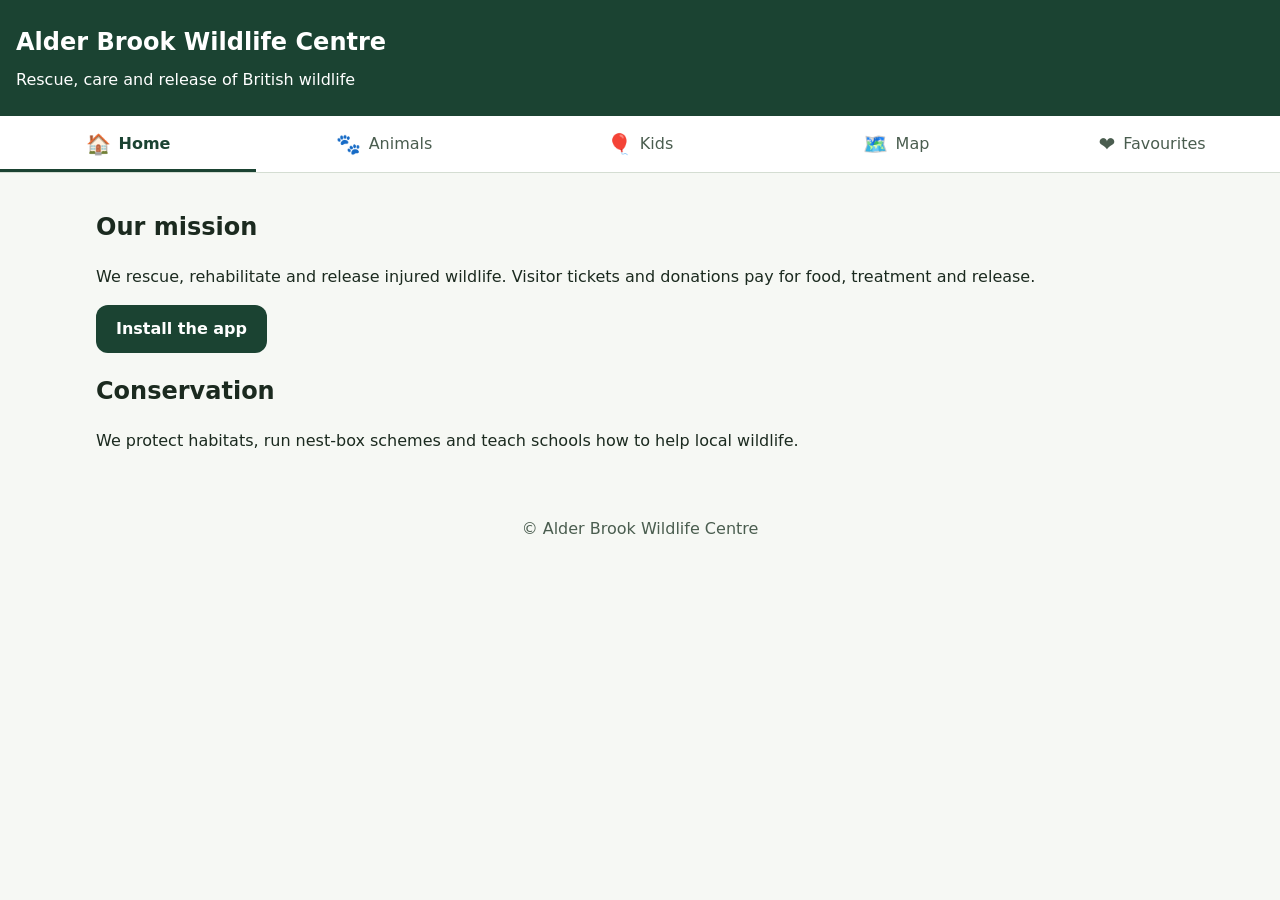
<file: index.html>
<!DOCTYPE html>
<html lang="en">
<head>
  <meta charset="UTF-8">
  <meta name="viewport" content="width=device-width, initial-scale=1, viewport-fit=cover">
  <meta name="description" content="Alder Brook Wildlife Centre: British wildlife, rescue and conservation">
  <meta name="color-scheme" content="light dark">
  <meta name="theme-color" content="#1b4332">
  <title>Home – Alder Brook</title>
  <link rel="manifest" href="manifest.json">
  <link rel="icon" href="icon-192.png">
  <link rel="apple-touch-icon" href="icon-192.png">
  <link rel="stylesheet" href="css/style.css">
</head>
<body data-page="home">
  <header class="site-header">
    <h1>Alder Brook Wildlife Centre</h1>
    <p>Rescue, care and release of British wildlife</p>
  </header>

  <nav class="main-nav" aria-label="Main">
    <a href="index.html" aria-current="page"><span class="icon" aria-hidden="true">🏠</span><span>Home</span></a>
    <a href="animals.html"><span class="icon" aria-hidden="true">🐾</span><span>Animals</span></a>
    <a href="kids.html"><span class="icon" aria-hidden="true">🎈</span><span>Kids</span></a>
    <a href="map.html"><span class="icon" aria-hidden="true">🗺️</span><span>Map</span></a>
    <a href="favourites.html"><span class="icon" aria-hidden="true">❤️</span><span>Favourites</span></a>
  </nav>

  <main>
    <section>
      <h2>Our mission</h2>
      <p>We rescue, rehabilitate and release injured wildlife. Visitor tickets and donations pay for food, treatment and release.</p>
      <button class="btn" id="install-btn" hidden>Install the app</button>
    </section>
    <section>
      <h2>Conservation</h2>
      <p>We protect habitats, run nest-box schemes and teach schools how to help local wildlife.</p>
    </section>
  </main>

  <footer class="site-footer"><p>© Alder Brook Wildlife Centre</p></footer>
  <script src="js/main.js" defer></script>
</body>
</html>
</file>
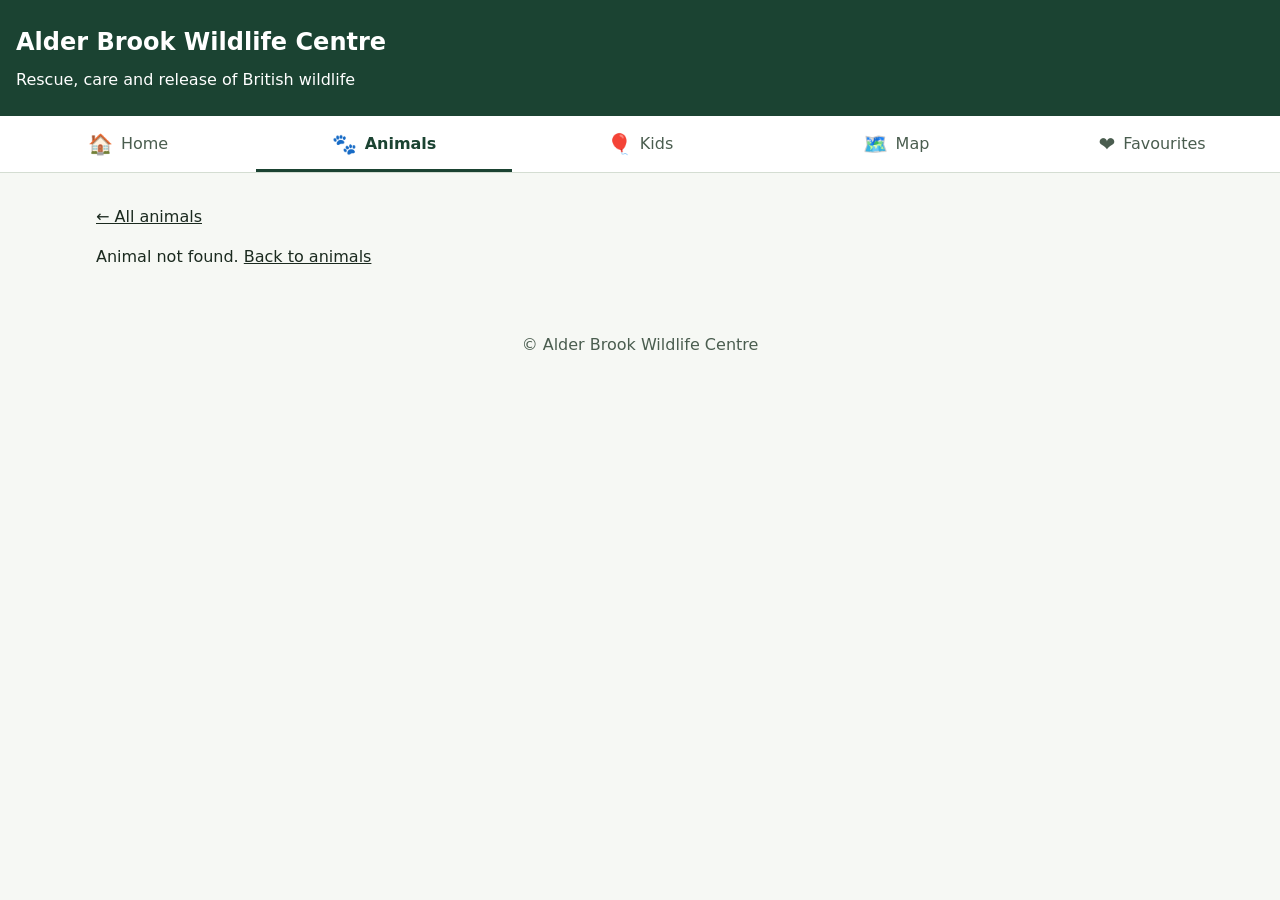
<file: animal-detail.html>
<!DOCTYPE html>
<html lang="en">
<head>
  <meta charset="UTF-8">
  <meta name="viewport" content="width=device-width, initial-scale=1, viewport-fit=cover">
  <meta name="description" content="Alder Brook Wildlife Centre: British wildlife, rescue and conservation">
  <meta name="color-scheme" content="light dark">
  <meta name="theme-color" content="#1b4332">
  <title>Animal – Alder Brook</title>
  <link rel="manifest" href="manifest.json">
  <link rel="icon" href="icon-192.png">
  <link rel="apple-touch-icon" href="icon-192.png">
  <link rel="stylesheet" href="css/style.css">
</head>
<body data-page="detail">
  <header class="site-header">
    <h1>Alder Brook Wildlife Centre</h1>
    <p>Rescue, care and release of British wildlife</p>
  </header>

  <nav class="main-nav" aria-label="Main">
    <a href="index.html"><span class="icon" aria-hidden="true">🏠</span><span>Home</span></a>
    <a href="animals.html" aria-current="page"><span class="icon" aria-hidden="true">🐾</span><span>Animals</span></a>
    <a href="kids.html"><span class="icon" aria-hidden="true">🎈</span><span>Kids</span></a>
    <a href="map.html"><span class="icon" aria-hidden="true">🗺️</span><span>Map</span></a>
    <a href="favourites.html"><span class="icon" aria-hidden="true">❤️</span><span>Favourites</span></a>
  </nav>

  <main>
    <p><a href="animals.html">← All animals</a></p>
    <div id="detail"></div>
  </main>

  <footer class="site-footer"><p>© Alder Brook Wildlife Centre</p></footer>
  <script src="js/main.js" defer></script>
</body>
</html>
</file>
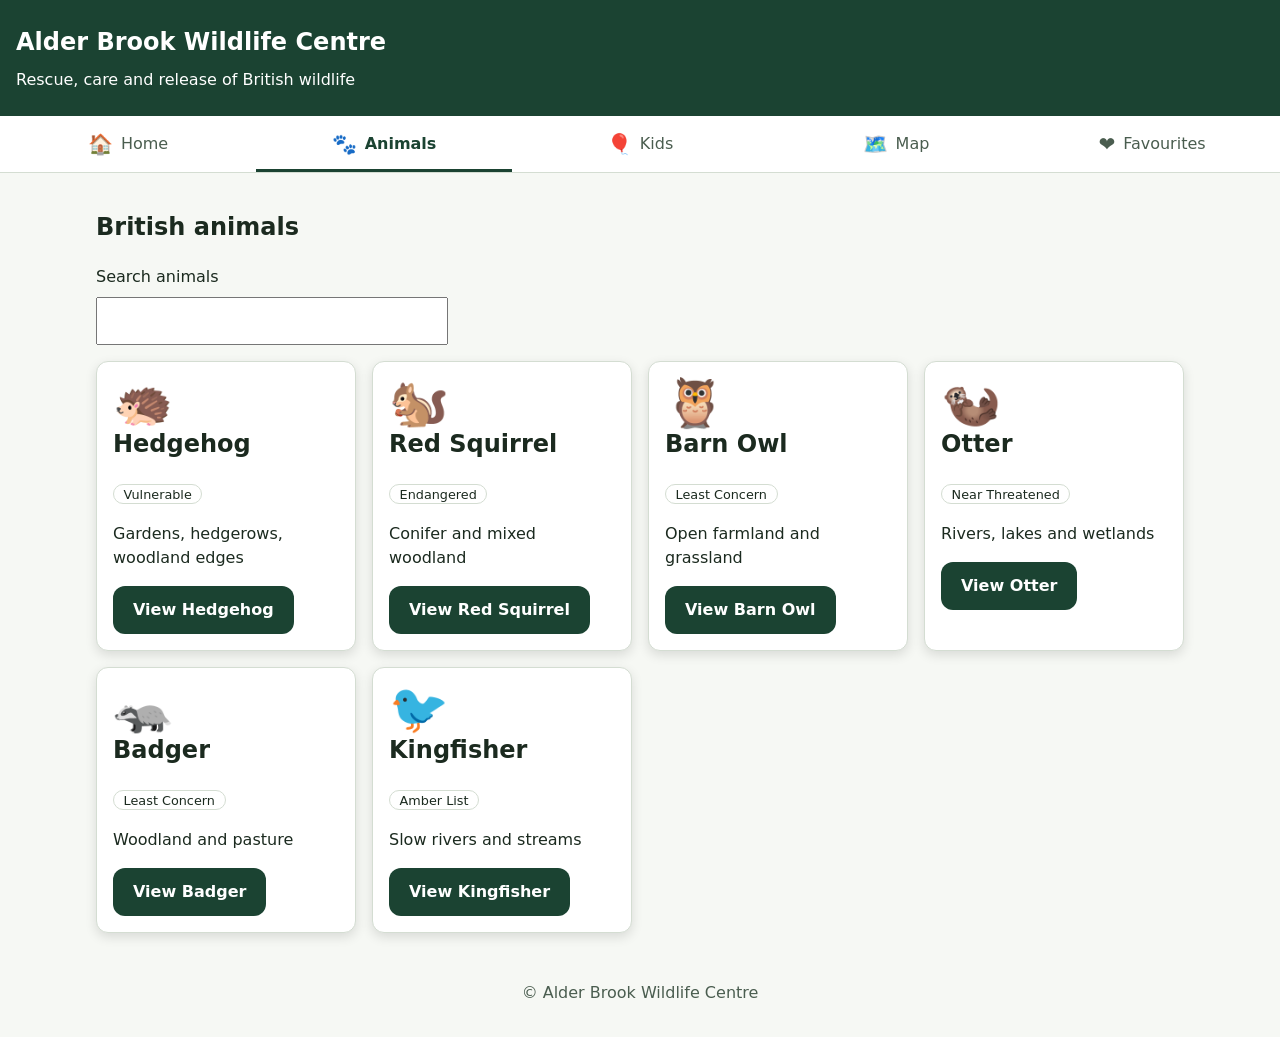
<file: animals.html>
<!DOCTYPE html>
<html lang="en">
<head>
  <meta charset="UTF-8">
  <meta name="viewport" content="width=device-width, initial-scale=1, viewport-fit=cover">
  <meta name="description" content="Alder Brook Wildlife Centre: British wildlife, rescue and conservation">
  <meta name="color-scheme" content="light dark">
  <meta name="theme-color" content="#1b4332">
  <title>Animals – Alder Brook</title>
  <link rel="manifest" href="manifest.json">
  <link rel="icon" href="icon-192.png">
  <link rel="apple-touch-icon" href="icon-192.png">
  <link rel="stylesheet" href="css/style.css">
</head>
<body data-page="animals">
  <header class="site-header">
    <h1>Alder Brook Wildlife Centre</h1>
    <p>Rescue, care and release of British wildlife</p>
  </header>

  <nav class="main-nav" aria-label="Main">
    <a href="index.html"><span class="icon" aria-hidden="true">🏠</span><span>Home</span></a>
    <a href="animals.html" aria-current="page"><span class="icon" aria-hidden="true">🐾</span><span>Animals</span></a>
    <a href="kids.html"><span class="icon" aria-hidden="true">🎈</span><span>Kids</span></a>
    <a href="map.html"><span class="icon" aria-hidden="true">🗺️</span><span>Map</span></a>
    <a href="favourites.html"><span class="icon" aria-hidden="true">❤️</span><span>Favourites</span></a>
  </nav>

  <main>
    <h2>British animals</h2>
    <label for="search">Search animals</label><br>
    <input class="search" id="search" type="search">
    <div class="card-grid" id="list"></div>
  </main>

  <footer class="site-footer"><p>© Alder Brook Wildlife Centre</p></footer>
  <script src="js/main.js" defer></script>
</body>
</html>
</file>
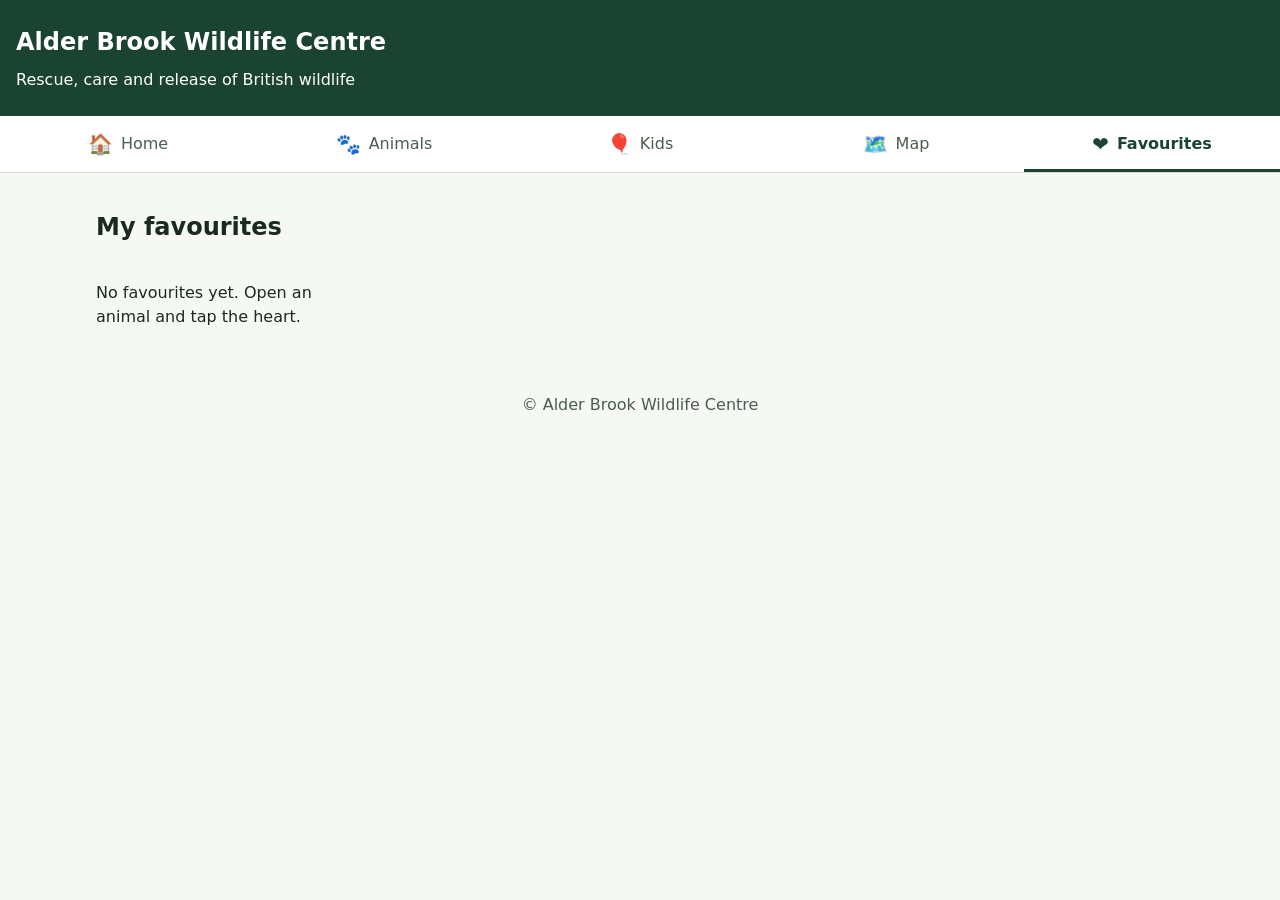
<file: favourites.html>
<!DOCTYPE html>
<html lang="en">
<head>
  <meta charset="UTF-8">
  <meta name="viewport" content="width=device-width, initial-scale=1, viewport-fit=cover">
  <meta name="description" content="Alder Brook Wildlife Centre: British wildlife, rescue and conservation">
  <meta name="color-scheme" content="light dark">
  <meta name="theme-color" content="#1b4332">
  <title>Favourites – Alder Brook</title>
  <link rel="manifest" href="manifest.json">
  <link rel="icon" href="icon-192.png">
  <link rel="apple-touch-icon" href="icon-192.png">
  <link rel="stylesheet" href="css/style.css">
</head>
<body data-page="favourites">
  <header class="site-header">
    <h1>Alder Brook Wildlife Centre</h1>
    <p>Rescue, care and release of British wildlife</p>
  </header>

  <nav class="main-nav" aria-label="Main">
    <a href="index.html"><span class="icon" aria-hidden="true">🏠</span><span>Home</span></a>
    <a href="animals.html"><span class="icon" aria-hidden="true">🐾</span><span>Animals</span></a>
    <a href="kids.html"><span class="icon" aria-hidden="true">🎈</span><span>Kids</span></a>
    <a href="map.html"><span class="icon" aria-hidden="true">🗺️</span><span>Map</span></a>
    <a href="favourites.html" aria-current="page"><span class="icon" aria-hidden="true">❤️</span><span>Favourites</span></a>
  </nav>

  <main>
    <h2>My favourites</h2>
    <div class="card-grid" id="list"></div>
  </main>

  <footer class="site-footer"><p>© Alder Brook Wildlife Centre</p></footer>
  <script src="js/main.js" defer></script>
</body>
</html>
</file>
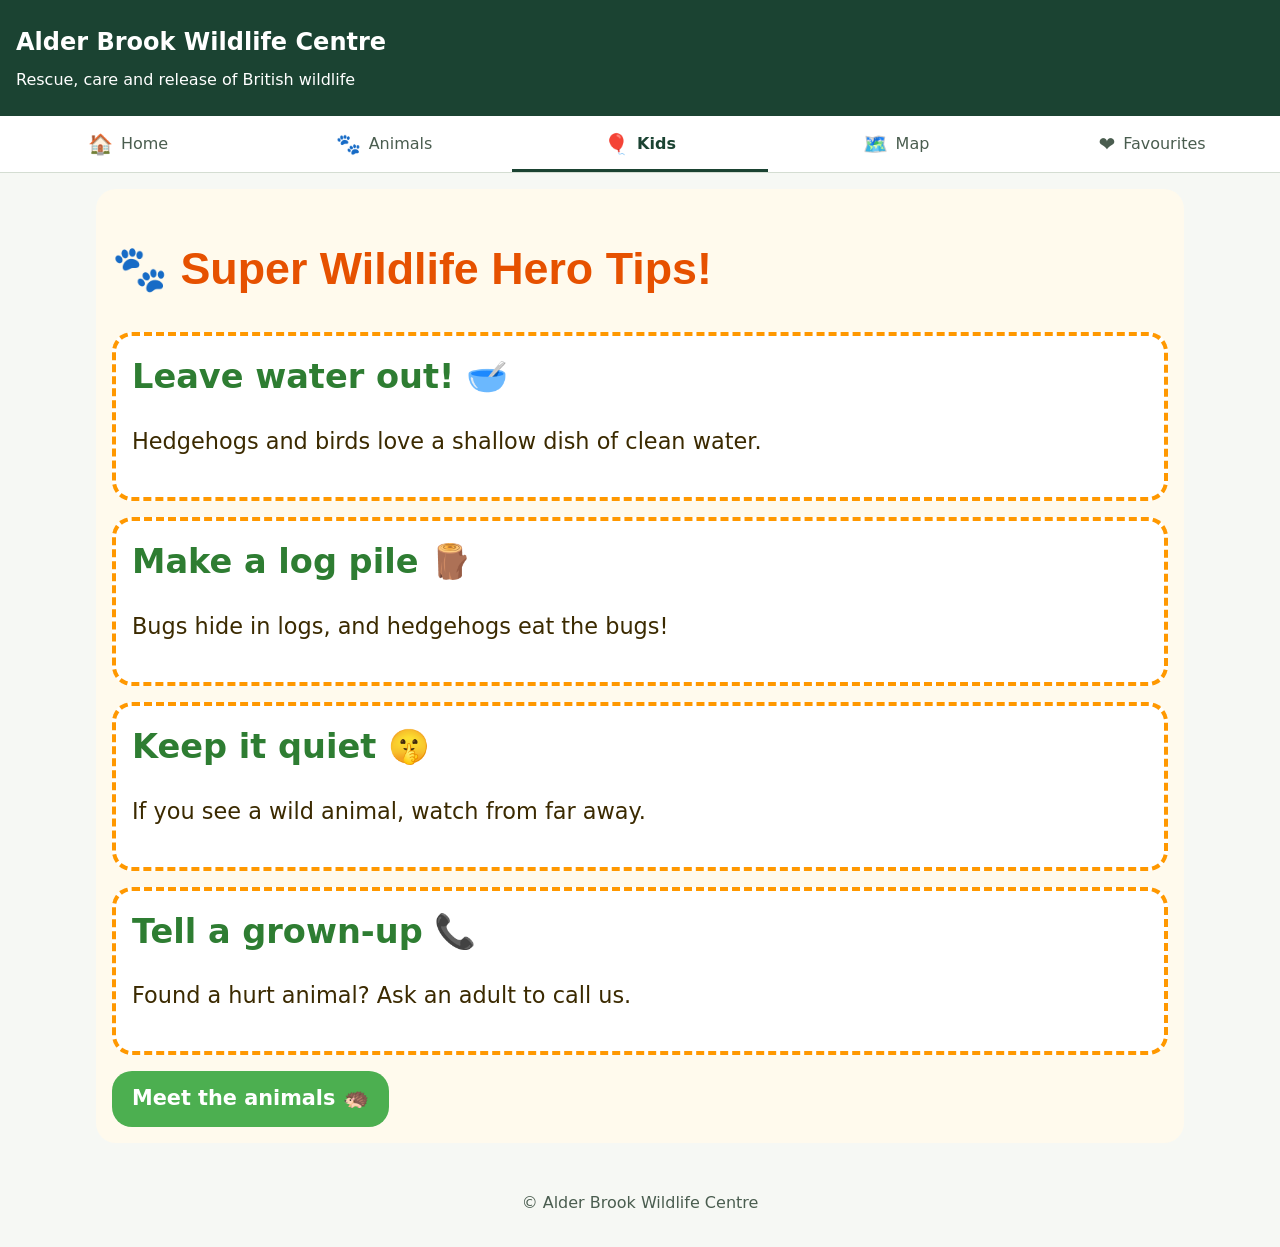
<file: kids.html>
<!DOCTYPE html>
<html lang="en">
<head>
  <meta charset="UTF-8">
  <meta name="viewport" content="width=device-width, initial-scale=1, viewport-fit=cover">
  <meta name="description" content="Alder Brook Wildlife Centre: British wildlife, rescue and conservation">
  <meta name="color-scheme" content="light dark">
  <meta name="theme-color" content="#1b4332">
  <title>Kids Tips – Alder Brook</title>
  <link rel="manifest" href="manifest.json">
  <link rel="icon" href="icon-192.png">
  <link rel="apple-touch-icon" href="icon-192.png">
  <link rel="stylesheet" href="css/style.css">
</head>
<body data-page="kids">
  <header class="site-header">
    <h1>Alder Brook Wildlife Centre</h1>
    <p>Rescue, care and release of British wildlife</p>
  </header>

  <nav class="main-nav" aria-label="Main">
    <a href="index.html"><span class="icon" aria-hidden="true">🏠</span><span>Home</span></a>
    <a href="animals.html"><span class="icon" aria-hidden="true">🐾</span><span>Animals</span></a>
    <a href="kids.html" aria-current="page"><span class="icon" aria-hidden="true">🎈</span><span>Kids</span></a>
    <a href="map.html"><span class="icon" aria-hidden="true">🗺️</span><span>Map</span></a>
    <a href="favourites.html"><span class="icon" aria-hidden="true">❤️</span><span>Favourites</span></a>
  </nav>

  <main>
    <div class="kids">
      <h1>🐾 Super Wildlife Hero Tips!</h1>
      <div class="tip"><h2>Leave water out! 🥣</h2><p>Hedgehogs and birds love a shallow dish of clean water.</p></div>
      <div class="tip"><h2>Make a log pile 🪵</h2><p>Bugs hide in logs, and hedgehogs eat the bugs!</p></div>
      <div class="tip"><h2>Keep it quiet 🤫</h2><p>If you see a wild animal, watch from far away.</p></div>
      <div class="tip"><h2>Tell a grown-up 📞</h2><p>Found a hurt animal? Ask an adult to call us.</p></div>
      <a class="btn" href="animals.html">Meet the animals 🦔</a>
    </div>
  </main>

  <footer class="site-footer"><p>© Alder Brook Wildlife Centre</p></footer>
  <script src="js/main.js" defer></script>
</body>
</html>
</file>
<file: css/style.css>
/* ===== Foundations ===== */
*, *::before, *::after { box-sizing: border-box; }

/* Colour tokens live here once, dark mode only swaps the values */
:root {
  color-scheme: light dark;
  --color-bg: #f6f8f4;
  --color-surface: #ffffff;
  --color-text: #1b2a1f;
  --color-muted: #4a5d4f;
  --color-primary: #1b4332;
  --color-on-primary: #ffffff;
  --color-accent: #d4a017;
  --color-border: #d4ddd2;
  --space-1: 0.5rem;
  --space-2: 1rem;
  --space-3: 1.5rem;
  --radius: 0.75rem;
  --shadow: 0 0.25rem 0.75rem rgb(0 0 0 / 0.12);
  --nav-height: 4rem;
}

@media (prefers-color-scheme: dark) {
  :root {
    --color-bg: #121812;
    --color-surface: #1c261e;
    --color-text: #eef3ee;
    --color-muted: #b4c4b7;
    --color-primary: #e6b83a;
    --color-on-primary: #1b1b1b;
    --color-border: #2e3d31;
  }
}

body {
  margin: 0;
  font-family: system-ui, -apple-system, "Segoe UI", Roboto, sans-serif;
  line-height: 1.5;
  color: var(--color-text);
  background: var(--color-bg);
  /* stops the fixed nav covering the footer */
  padding-bottom: calc(var(--nav-height) + env(safe-area-inset-bottom, 0px));
}

a { color: inherit; }

/* ===== Layout and components (mobile first) ===== */
.site-header {
  padding: var(--space-3) var(--space-2);
  background: var(--color-primary);
  color: var(--color-on-primary);
}
.site-header h1 { margin: 0; font-size: 1.5rem; }
.site-header p { margin: var(--space-1) 0 0; }

main { max-width: 70rem; margin-inline: auto; padding: var(--space-2); }

.btn {
  display: inline-block;
  min-height: 3rem; /* big touch target */
  padding: 0.75rem 1.25rem;
  border: 0;
  border-radius: var(--radius);
  background: var(--color-primary);
  color: var(--color-on-primary);
  font: inherit;
  font-weight: 700;
  text-decoration: none;
  cursor: pointer;
}
.btn:focus-visible { outline: 3px solid var(--color-accent); outline-offset: 2px; }

.card-grid { display: flex; flex-direction: column; gap: var(--space-2); }
.card {
  padding: var(--space-2);
  border: 1px solid var(--color-border);
  border-radius: var(--radius);
  background: var(--color-surface);
  box-shadow: var(--shadow);
}
.card h2 { margin-top: 0; }
.emoji { font-size: 3rem; line-height: 1; }
.badge { border: 1px solid var(--color-border); border-radius: 99px; padding: 0.1rem 0.6rem; font-size: 0.8rem; }

.search { width: 100%; max-width: 22rem; min-height: 3rem; margin: var(--space-1) 0 var(--space-2); padding: 0 var(--space-1); font: inherit; }

#map { height: 60vh; min-height: 20rem; margin-top: var(--space-2); border-radius: var(--radius); }

.toast {
  position: fixed; left: 50%; bottom: calc(var(--nav-height) + 1rem); z-index: 20;
  transform: translateX(-50%);
  padding: 0.6rem 1rem; border-radius: var(--radius);
  background: var(--color-primary); color: var(--color-on-primary);
}

.site-footer { padding: var(--space-2); text-align: center; color: var(--color-muted); }

/* Kids page: big type, bright colours, rounded shapes */
.kids { padding: var(--space-2); border-radius: 1.25rem; background: #fffaed; color: #3b2a00; font-size: 1.4rem; }
.kids h1 { font-family: "Comic Sans MS", "Chalkboard SE", sans-serif; color: #e65100; }
.kids .tip { margin-bottom: var(--space-2); padding: var(--space-2); border: 4px dashed #ff9800; border-radius: 1.25rem; background: #fff; }
.kids .tip h2 { margin: 0 0 0.3rem; color: #2e7d32; }
.kids .btn { background: #4caf50; color: #fff; font-size: 1.3rem; border-radius: 1.25rem; }
@media (prefers-color-scheme: dark) {
  .kids { background: #2a2110; color: #fff3d6; }
  .kids h1 { color: #ffb74d; }
  .kids .tip { background: #3a2e17; }
  .kids .tip h2 { color: #81c784; }
}

/* ===== Bottom nav (phones) ===== */
.main-nav {
  position: fixed; inset: auto 0 0 0; z-index: 10;
  display: flex;
  padding-bottom: env(safe-area-inset-bottom, 0px);
  background: var(--color-surface);
  border-top: 1px solid var(--color-border);
}
.main-nav a {
  flex: 1;
  display: flex; flex-direction: column; align-items: center; justify-content: center;
  gap: 0.125rem;
  min-height: var(--nav-height);
  color: var(--color-muted);
  font-size: 0.8125rem;
  text-decoration: none;
}
.main-nav .icon { font-size: 1.25rem; line-height: 1; }
.main-nav a[aria-current="page"] {
  color: var(--color-primary);
  font-weight: 700;
  box-shadow: inset 0 0.1875rem 0 var(--color-primary);
}
.main-nav a:focus-visible { outline: 3px solid var(--color-primary); outline-offset: -3px; }

/* ===== Tablets: 48rem = 768px, sticky top nav and grid ===== */
@media (min-width: 48rem) {
  body { padding-bottom: 0; }
  .toast { bottom: 1rem; }

  .main-nav { position: sticky; inset: 0 0 auto 0; padding-bottom: 0; border-top: 0; border-bottom: 1px solid var(--color-border); }
  .main-nav a { flex-direction: row; gap: 0.5rem; min-height: 3.5rem; font-size: 1rem; }
  .main-nav a[aria-current="page"] { box-shadow: inset 0 -0.1875rem 0 var(--color-primary); }

  .card-grid { display: grid; grid-template-columns: repeat(2, 1fr); }
}
@media (min-width: 64rem) {
  .card-grid { grid-template-columns: repeat(4, 1fr); }
}

/* ===== Phone turned sideways: nav becomes a left rail (keep LAST) ===== */
@media (orientation: landscape) and (max-height: 32rem) {
  body { padding-bottom: 0; padding-left: 5rem; }
  .toast { bottom: 1rem; }
  .site-header { padding-block: var(--space-1); }
  .site-header p { display: none; }

  .main-nav { position: fixed; inset: 0 auto 0 0; width: 5rem; flex-direction: column; padding-bottom: 0; border: 0; border-right: 1px solid var(--color-border); }
  .main-nav a { flex-direction: column; gap: 0; min-height: 0; font-size: 0.8125rem; }
  .main-nav a[aria-current="page"] { box-shadow: inset 0.1875rem 0 0 var(--color-primary); }
}
</file>
